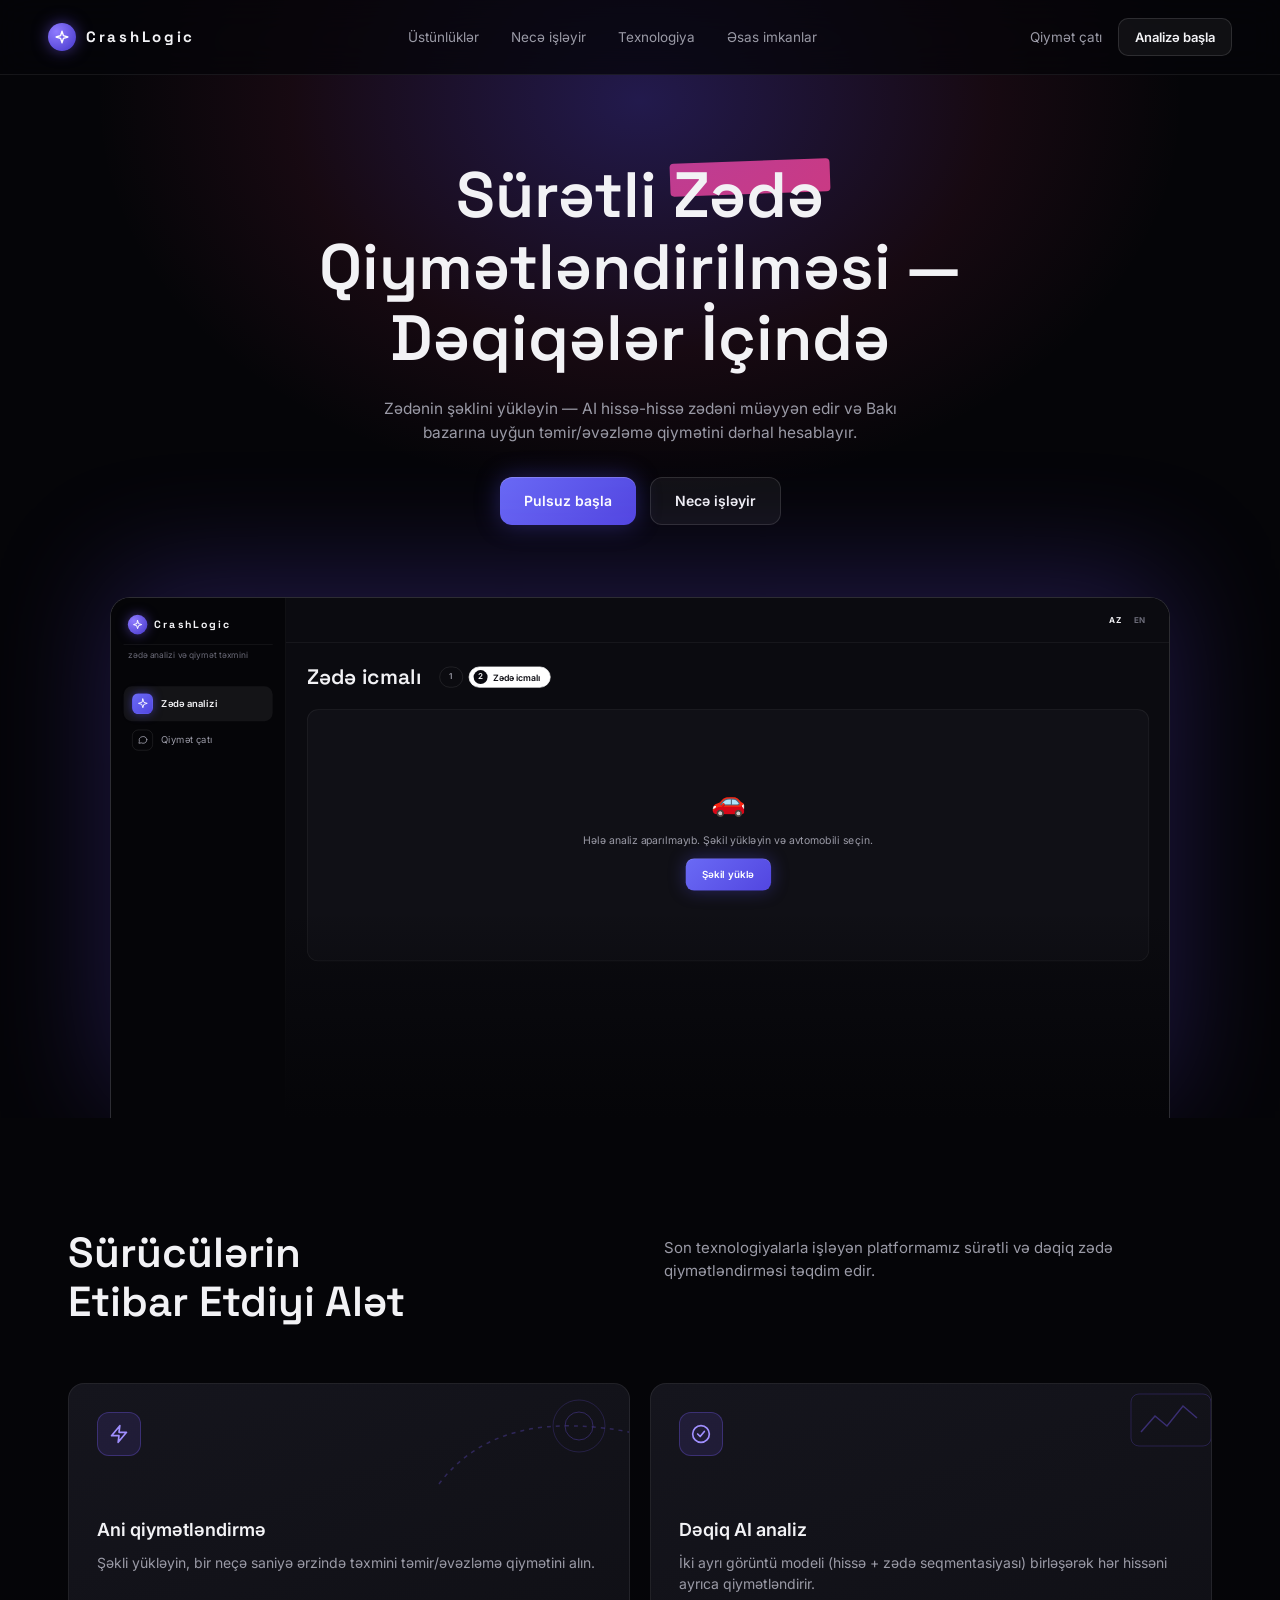
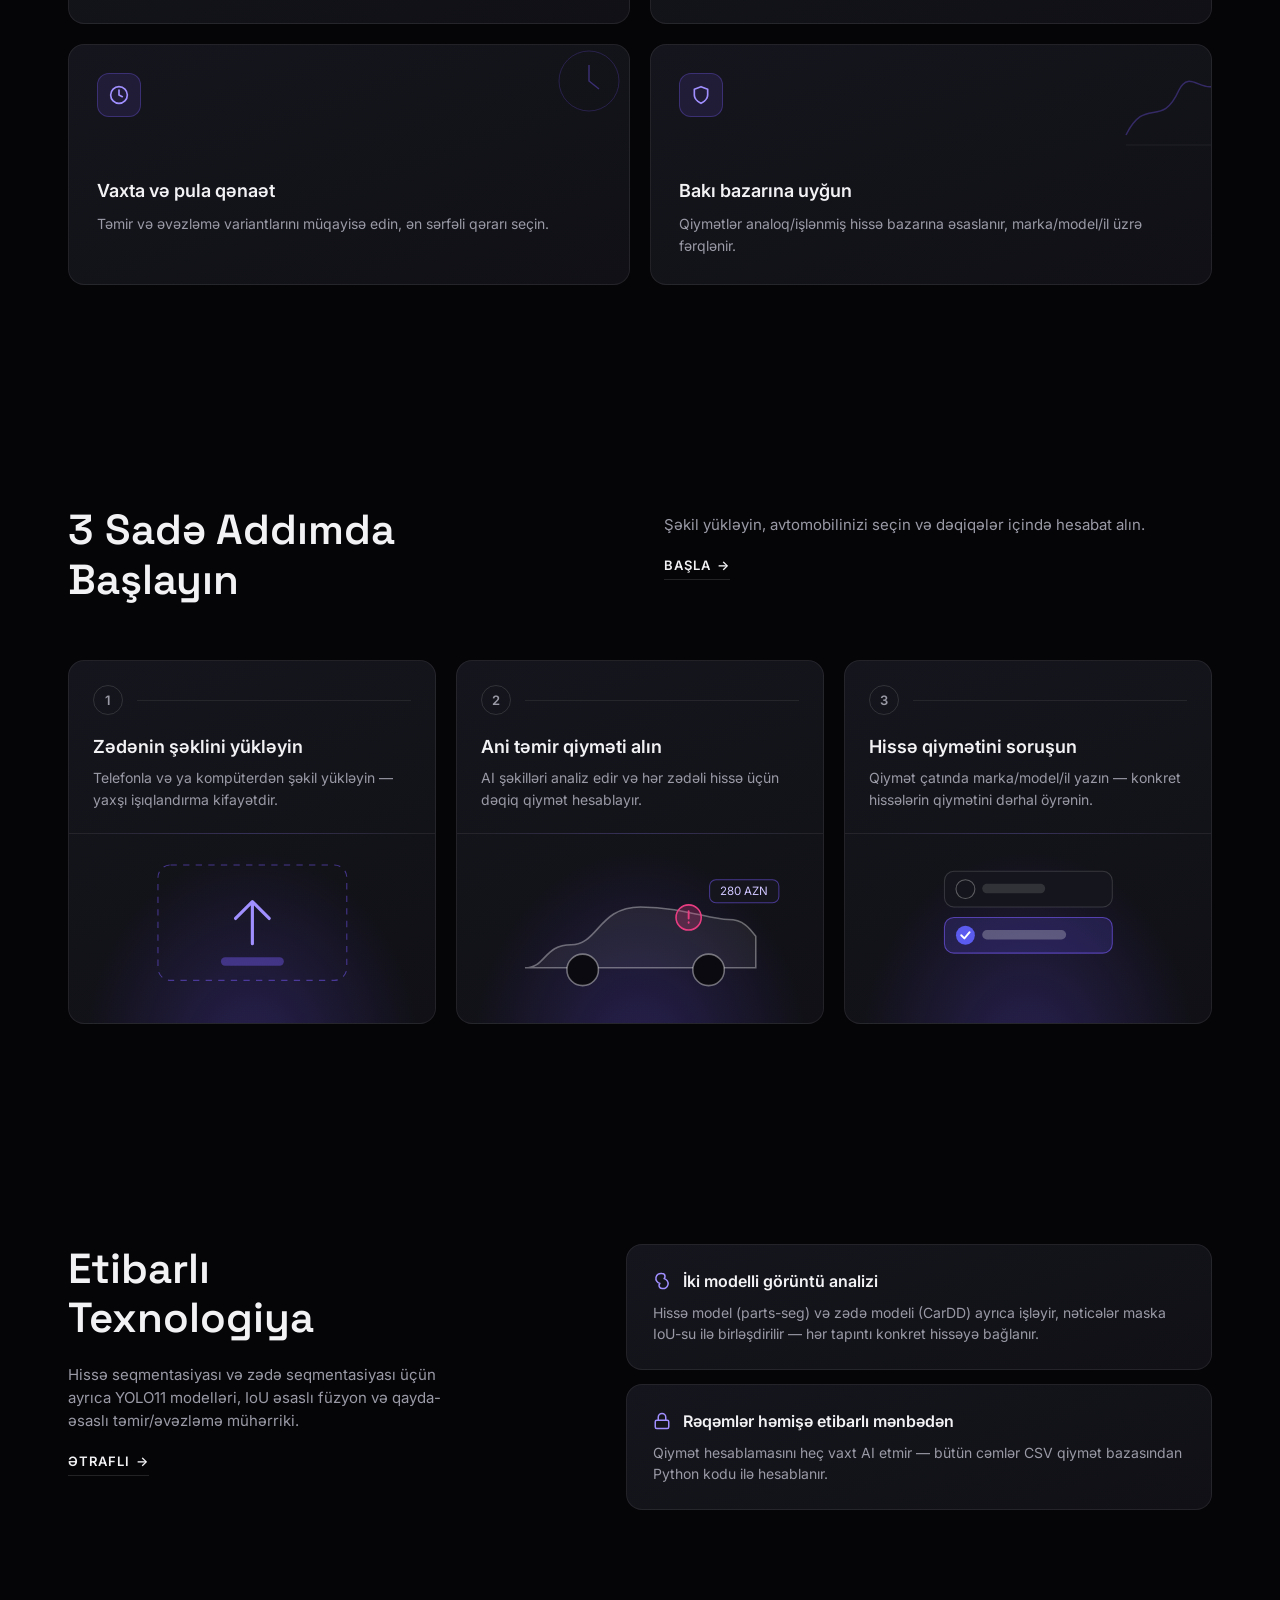
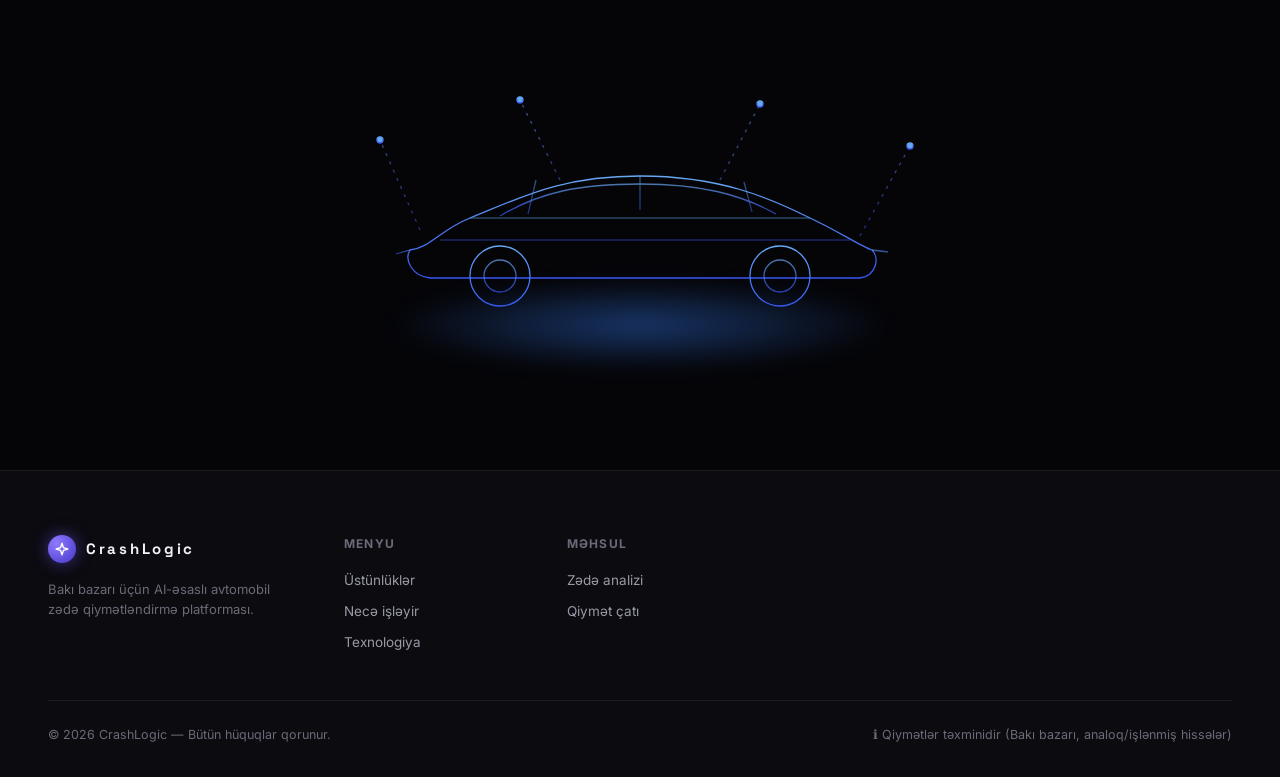
<file: webapp/static/index.html>
<!DOCTYPE html>
<html lang="az">
<head>
  <meta charset="UTF-8">
  <meta name="viewport" content="width=device-width, initial-scale=1.0">
  <title>CrashLogic — AI ilə zədə qiymətləndirilməsi</title>
  <link rel="preconnect" href="https://fonts.googleapis.com">
  <link rel="preconnect" href="https://fonts.gstatic.com" crossorigin>
  <link href="https://fonts.googleapis.com/css2?family=Inter:wght@400;500;600;700&family=Space+Grotesk:wght@500;600;700&display=swap" rel="stylesheet">
  <link rel="stylesheet" href="css/style.css">
  <link rel="icon" href="data:image/svg+xml,<svg xmlns='http://www.w3.org/2000/svg' viewBox='0 0 100 100'><circle cx='50' cy='50' r='48' fill='%236a5cff'/><text x='50' y='68' font-size='52' text-anchor='middle' fill='white' font-family='Arial'>✦</text></svg>">
</head>
<body>

  <!-- ============ NAV ============ -->
  <header class="nav">
    <a class="brand" href="index.html">
      <span class="brand-mark">
        <svg viewBox="0 0 24 24" fill="none" stroke="white" stroke-width="2.4" stroke-linecap="round" stroke-linejoin="round"><path d="M12 2l2.4 7.6L22 12l-7.6 2.4L12 22l-2.4-7.6L2 12l7.6-2.4z"/></svg>
      </span>
      CrashLogic
    </a>
    <nav class="nav-links">
      <a href="#benefits">Üstünlüklər</a>
      <a href="#how-it-works">Necə işləyir</a>
      <a href="#technologies">Texnologiya</a>
      <a href="#key-features">Əsas imkanlar</a>
    </nav>
    <div class="nav-cta">
      <a class="contact" href="chat.html">Qiymət çatı</a>
      <a class="btn btn-ghost btn-sm" href="upload.html">Analizə başla</a>
    </div>
  </header>

  <!-- ============ HERO ============ -->
  <section class="hero">
    <h1>Sürətli <span class="marker">Zədə</span><br>Qiymətləndirilməsi — Dəqiqələr İçində</h1>
    <p class="sub">Zədənin şəklini yükləyin — AI hissə-hissə zədəni müəyyən edir və Bakı bazarına uyğun təmir/əvəzləmə qiymətini dərhal hesablayır.</p>
    <div class="hero-actions">
      <a class="btn btn-primary" href="upload.html">Pulsuz başla</a>
      <a class="btn btn-ghost" href="#how-it-works">Necə işləyir</a>
    </div>
    <div class="hero-preview">
      <div class="preview-glow"></div>
      <div class="preview-frame-wrap" style="height: 520px; overflow: hidden;">
        <iframe src="dashboard.html" title="Zədə qiymətləndirmə paneli" scrolling="no"
          style="width: 143%; height: 780px; border: 0; transform: scale(0.7); transform-origin: top left; pointer-events: none;"></iframe>
      </div>
    </div>
  </section>

  <!-- ============ BENEFITS ============ -->
  <section class="section" id="benefits">
    <div class="section-head reveal">
      <h2>Sürücülərin<br>Etibar Etdiyi Alət</h2>
      <div class="head-side">
        Son texnologiyalarla işləyən platformamız sürətli və dəqiq zədə qiymətləndirməsi təqdim edir.
      </div>
    </div>
    <div class="trust-grid">
      <div class="card reveal">
        <svg class="card-art" viewBox="0 0 220 130" fill="none"><path d="M10 110 Q70 30 210 60" stroke="rgba(122,92,255,0.5)" stroke-width="1.5" stroke-dasharray="4 5"/><circle cx="150" cy="52" r="26" stroke="rgba(122,92,255,0.35)"/><circle cx="150" cy="52" r="14" stroke="rgba(122,92,255,0.55)"/></svg>
        <div class="icon-chip"><svg width="20" height="20" viewBox="0 0 24 24" fill="none" stroke="currentColor" stroke-width="2" stroke-linecap="round" stroke-linejoin="round"><path d="M13 2L3 14h9l-1 8 10-12h-9l1-8z"/></svg></div>
        <h3>Ani qiymətləndirmə</h3>
        <p>Şəkli yükləyin, bir neçə saniyə ərzində təxmini təmir/əvəzləmə qiymətini alın.</p>
      </div>
      <div class="card reveal">
        <svg class="card-art" viewBox="0 0 220 130" fill="none"><rect x="120" y="20" width="80" height="52" rx="8" stroke="rgba(122,92,255,0.4)"/><path d="M130 58 l14-16 12 10 16-20 14 12" stroke="rgba(122,92,255,0.7)" stroke-width="1.5"/></svg>
        <div class="icon-chip"><svg width="20" height="20" viewBox="0 0 24 24" fill="none" stroke="currentColor" stroke-width="2" stroke-linecap="round" stroke-linejoin="round"><circle cx="12" cy="12" r="10"/><path d="M8 12l3 3 5-6"/></svg></div>
        <h3>Dəqiq AI analiz</h3>
        <p>İki ayrı görüntü modeli (hissə + zədə seqmentasiyası) birləşərək hər hissəni ayrıca qiymətləndirir.</p>
      </div>
      <div class="card reveal">
        <svg class="card-art" viewBox="0 0 220 130" fill="none"><circle cx="160" cy="46" r="30" stroke="rgba(122,92,255,0.4)"/><path d="M160 30v16l10 8" stroke="rgba(122,92,255,0.7)" stroke-width="1.5"/></svg>
        <div class="icon-chip"><svg width="20" height="20" viewBox="0 0 24 24" fill="none" stroke="currentColor" stroke-width="2" stroke-linecap="round" stroke-linejoin="round"><circle cx="12" cy="12" r="10"/><path d="M12 6v6l4 2"/></svg></div>
        <h3>Vaxta və pula qənaət</h3>
        <p>Təmir və əvəzləmə variantlarını müqayisə edin, ən sərfəli qərarı seçin.</p>
      </div>
      <div class="card reveal">
        <svg class="card-art" viewBox="0 0 220 130" fill="none"><path d="M115 100 C135 60 150 95 168 55 C180 30 196 70 214 40" stroke="rgba(122,92,255,0.6)" stroke-width="1.5"/><path d="M115 110 h100" stroke="rgba(255,255,255,0.12)"/></svg>
        <div class="icon-chip"><svg width="20" height="20" viewBox="0 0 24 24" fill="none" stroke="currentColor" stroke-width="2" stroke-linecap="round" stroke-linejoin="round"><path d="M12 22s8-4 8-10V5l-8-3-8 3v7c0 6 8 10 8 10z"/></svg></div>
        <h3>Bakı bazarına uyğun</h3>
        <p>Qiymətlər analoq/işlənmiş hissə bazarına əsaslanır, marka/model/il üzrə fərqlənir.</p>
      </div>
    </div>
  </section>

  <!-- ============ STEPS ============ -->
  <section class="section" id="how-it-works">
    <div class="section-head reveal">
      <h2>3 Sadə Addımda<br>Başlayın</h2>
      <div class="head-side">
        Şəkil yükləyin, avtomobilinizi seçin və dəqiqələr içində hesabat alın.
        <br><a class="head-link" href="upload.html">Başla <span>→</span></a>
      </div>
    </div>
    <div class="steps-grid">
      <a class="step-card reveal" href="upload.html">
        <div class="step-num"><span class="n">1</span><span class="line"></span></div>
        <h3>Zədənin şəklini yükləyin</h3>
        <p>Telefonla və ya kompüterdən şəkil yükləyin — yaxşı işıqlandırma kifayətdir.</p>
        <div class="step-art">
          <svg viewBox="0 0 300 160" width="86%" fill="none">
            <rect x="60" y="20" width="180" height="110" rx="12" stroke="rgba(122,92,255,0.5)" stroke-dasharray="6 6"/>
            <path d="M150 95V55m0 0l-16 16m16-16l16 16" stroke="#a08fff" stroke-width="3" stroke-linecap="round" stroke-linejoin="round"/>
            <rect x="120" y="108" width="60" height="8" rx="4" fill="rgba(122,92,255,0.4)"/>
          </svg>
        </div>
      </a>
      <a class="step-card reveal" href="upload.html">
        <div class="step-num"><span class="n">2</span><span class="line"></span></div>
        <h3>Ani təmir qiyməti alın</h3>
        <p>AI şəkilləri analiz edir və hər zədəli hissə üçün dəqiq qiymət hesablayır.</p>
        <div class="step-art">
          <svg viewBox="0 0 300 160" width="86%" fill="none">
            <path d="M40 118 C60 118 58 96 84 96 S 110 60 150 60 s 66 12 84 12 c 14 0 20 8 26 16 v 30 z" fill="rgba(255,255,255,0.06)" stroke="rgba(255,255,255,0.35)" stroke-width="1.5"/>
            <circle cx="95" cy="120" r="15" fill="#0a0a10" stroke="rgba(255,255,255,0.4)" stroke-width="1.5"/>
            <circle cx="215" cy="120" r="15" fill="#0a0a10" stroke="rgba(255,255,255,0.4)" stroke-width="1.5"/>
            <circle cx="196" cy="70" r="12" fill="rgba(233,61,130,0.25)" stroke="#e93d82" stroke-width="1.5"/>
            <path d="M196 64v7m0 3.5v.5" stroke="#e93d82" stroke-width="1.8" stroke-linecap="round"/>
            <rect x="216" y="34" width="66" height="22" rx="6" fill="#15151d" stroke="rgba(122,92,255,0.5)"/>
            <text x="249" y="49" fill="#cfc6ff" font-size="11" font-family="Inter, sans-serif" text-anchor="middle">280 AZN</text>
          </svg>
        </div>
      </a>
      <a class="step-card reveal" href="chat.html">
        <div class="step-num"><span class="n">3</span><span class="line"></span></div>
        <h3>Hissə qiymətini soruşun</h3>
        <p>Qiymət çatında marka/model/il yazın — konkret hissələrin qiymətini dərhal öyrənin.</p>
        <div class="step-art">
          <svg viewBox="0 0 300 160" width="86%" fill="none">
            <rect x="70" y="26" width="160" height="34" rx="9" fill="#15151d" stroke="rgba(255,255,255,0.15)"/>
            <rect x="70" y="70" width="160" height="34" rx="9" fill="rgba(90,74,227,0.2)" stroke="rgba(122,92,255,0.6)"/>
            <circle cx="90" cy="87" r="9" fill="#5b5bf0"/>
            <path d="M86 87l3 3 5-6" stroke="#fff" stroke-width="1.8" stroke-linecap="round" stroke-linejoin="round"/>
            <rect x="106" y="82" width="80" height="9" rx="4.5" fill="rgba(255,255,255,0.25)"/>
            <circle cx="90" cy="43" r="9" stroke="rgba(255,255,255,0.3)"/>
            <rect x="106" y="38" width="60" height="9" rx="4.5" fill="rgba(255,255,255,0.12)"/>
          </svg>
        </div>
      </a>
    </div>
  </section>

  <!-- ============ TECHNOLOGY ============ -->
  <section class="section" id="technologies">
    <div class="tech-wrap">
      <div class="reveal">
        <h2 style="font-family: var(--font-display); font-size: clamp(28px,3.4vw,42px); font-weight:600; line-height:1.18;">Etibarlı<br>Texnologiya</h2>
        <p style="color: var(--text-dim); margin-top: 20px; max-width: 380px;">Hissə seqmentasiyası və zədə seqmentasiyası üçün ayrıca YOLO11 modelləri, IoU əsaslı füzyon və qayda-əsaslı təmir/əvəzləmə mühərriki.</p>
        <a class="head-link" href="#key-features">Ətraflı <span>→</span></a>
      </div>
      <div class="tech-list" id="key-features">
        <div class="tech-item reveal">
          <div class="t-head">
            <svg width="18" height="18" viewBox="0 0 24 24" fill="none" stroke="currentColor" stroke-width="2" stroke-linecap="round" stroke-linejoin="round"><path d="M12 2a4 4 0 014 4c0 1.1-.45 2.1-1.17 2.83A4 4 0 0112 22a4 4 0 01-2.83-6.83A4 4 0 0112 2z"/></svg>
            İki modelli görüntü analizi
          </div>
          <p>Hissə model (parts-seg) və zədə modeli (CarDD) ayrıca işləyir, nəticələr maska IoU-su ilə birləşdirilir — hər tapıntı konkret hissəyə bağlanır.</p>
        </div>
        <div class="tech-item reveal">
          <div class="t-head">
            <svg width="18" height="18" viewBox="0 0 24 24" fill="none" stroke="currentColor" stroke-width="2" stroke-linecap="round" stroke-linejoin="round"><rect x="3" y="11" width="18" height="11" rx="2"/><path d="M7 11V7a5 5 0 0110 0v4"/></svg>
            Rəqəmlər həmişə etibarlı mənbədən
          </div>
          <p>Qiymət hesablamasını heç vaxt AI etmir — bütün cəmlər CSV qiymət bazasından Python kodu ilə hesablanır.</p>
        </div>
      </div>
    </div>
  </section>

  <!-- ============ STATS ============ -->
  <section class="stats-section">
    <div class="stats-car reveal">
      <svg viewBox="0 0 640 260" fill="none">
        <defs>
          <linearGradient id="wire" x1="0" y1="0" x2="0" y2="1">
            <stop offset="0" stop-color="#6db1ff"/><stop offset="1" stop-color="#3a5bff"/>
          </linearGradient>
        </defs>
        <g stroke="url(#wire)" stroke-width="1.3" opacity="0.95">
          <path d="M90 170 C110 168 120 150 150 138 C200 118 240 96 320 96 C400 96 450 118 490 138 C520 152 540 166 552 170 C560 178 556 196 540 198 L110 198 C92 196 84 180 90 170 Z"/>
          <path d="M180 136 C220 112 260 104 320 104 C380 104 420 114 456 134" opacity="0.7"/>
          <path d="M208 134 L216 100 M320 96 L320 130 M432 132 L424 102" opacity="0.5"/>
          <path d="M150 138 h340 M120 160 h410" opacity="0.4"/>
          <circle cx="180" cy="196" r="30"/><circle cx="180" cy="196" r="16" opacity="0.7"/>
          <circle cx="460" cy="196" r="30"/><circle cx="460" cy="196" r="16" opacity="0.7"/>
          <path d="M90 170 l-14 4 M552 170 l16 2" opacity="0.6"/>
          <path d="M100 150 L60 60 M240 100 L200 20 M400 100 L440 24 M540 156 L590 66" stroke-dasharray="3 6" opacity="0.5"/>
          <circle cx="60" cy="60" r="3" fill="#6db1ff"/><circle cx="200" cy="20" r="3" fill="#6db1ff"/><circle cx="440" cy="24" r="3" fill="#6db1ff"/><circle cx="590" cy="66" r="3" fill="#6db1ff"/>
        </g>
      </svg>
    </div>
  </section>

  <!-- ============ FOOTER ============ -->
  <footer class="footer" id="footer">
    <div class="footer-grid">
      <div>
        <a class="brand" href="index.html">
          <span class="brand-mark">
            <svg viewBox="0 0 24 24" fill="none" stroke="white" stroke-width="2.4" stroke-linecap="round" stroke-linejoin="round"><path d="M12 2l2.4 7.6L22 12l-7.6 2.4L12 22l-2.4-7.6L2 12l7.6-2.4z"/></svg>
          </span>
          CrashLogic
        </a>
        <p class="f-about">Bakı bazarı üçün AI-əsaslı avtomobil zədə qiymətləndirmə platforması.</p>
      </div>
      <div>
        <h5>Menyu</h5>
        <ul>
          <li><a href="#benefits">Üstünlüklər</a></li>
          <li><a href="#how-it-works">Necə işləyir</a></li>
          <li><a href="#technologies">Texnologiya</a></li>
        </ul>
      </div>
      <div>
        <h5>Məhsul</h5>
        <ul>
          <li><a href="upload.html">Zədə analizi</a></li>
          <li><a href="chat.html">Qiymət çatı</a></li>
        </ul>
      </div>
    </div>
    <div class="footer-bottom">
      <span>© 2026 CrashLogic — Bütün hüquqlar qorunur.</span>
      <span>ℹ️ Qiymətlər təxminidir (Bakı bazarı, analoq/işlənmiş hissələr)</span>
    </div>
  </footer>

  <script src="js/main.js"></script>
</body>
</html>
</file>
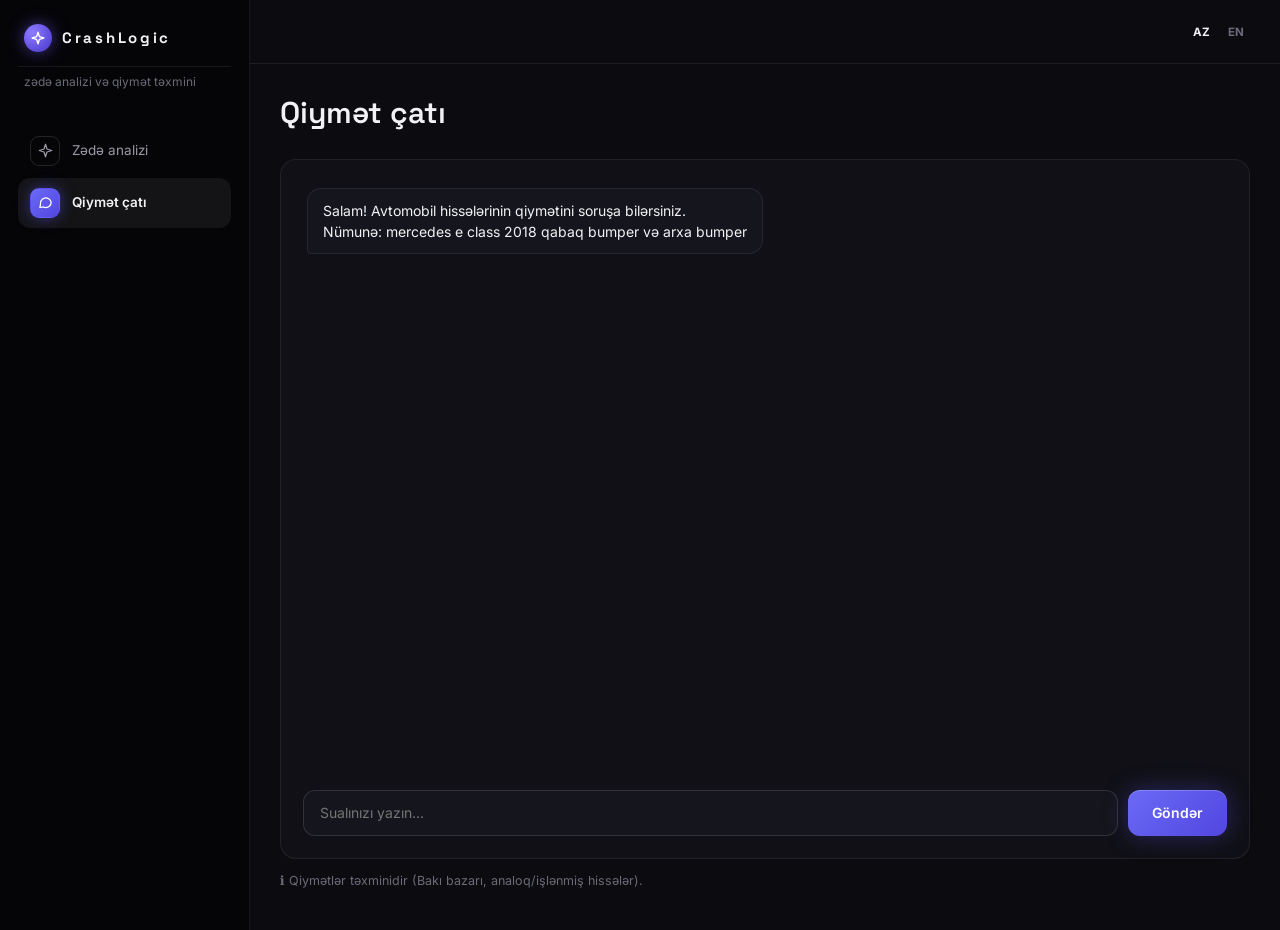
<file: webapp/static/chat.html>
<!DOCTYPE html>
<html lang="az">
<head>
  <meta charset="UTF-8">
  <meta name="viewport" content="width=device-width, initial-scale=1.0">
  <title>Qiymət çatı — CrashLogic</title>
  <link rel="preconnect" href="https://fonts.googleapis.com">
  <link rel="preconnect" href="https://fonts.gstatic.com" crossorigin>
  <link href="https://fonts.googleapis.com/css2?family=Inter:wght@400;500;600;700&family=Space+Grotesk:wght@500;600;700&display=swap" rel="stylesheet">
  <link rel="stylesheet" href="css/style.css">
  <link rel="icon" href="data:image/svg+xml,<svg xmlns='http://www.w3.org/2000/svg' viewBox='0 0 100 100'><circle cx='50' cy='50' r='48' fill='%236a5cff'/><text x='50' y='68' font-size='52' text-anchor='middle' fill='white' font-family='Arial'>✦</text></svg>">
</head>
<body>
<div class="app-frame">

  <!-- ============ SIDEBAR ============ -->
  <aside class="app-side">
    <a class="side-brand brand" href="index.html">
      <span class="brand-mark">
        <svg viewBox="0 0 24 24" fill="none" stroke="white" stroke-width="2.4" stroke-linecap="round" stroke-linejoin="round"><path d="M12 2l2.4 7.6L22 12l-7.6 2.4L12 22l-2.4-7.6L2 12l7.6-2.4z"/></svg>
      </span>
      CrashLogic
    </a>
    <div class="side-tagline" data-i18n="tagline"></div>

    <nav class="side-nav">
      <a href="upload.html">
        <span class="nav-ic"><svg width="15" height="15" viewBox="0 0 24 24" fill="none" stroke="currentColor" stroke-width="2" stroke-linecap="round" stroke-linejoin="round"><path d="M12 2l2.4 7.6L22 12l-7.6 2.4L12 22l-2.4-7.6L2 12l7.6-2.4z"/></svg></span>
        <span data-i18n="nav_analyze"></span>
      </a>
      <a href="chat.html" class="active">
        <span class="nav-ic"><svg width="15" height="15" viewBox="0 0 24 24" fill="none" stroke="currentColor" stroke-width="2" stroke-linecap="round" stroke-linejoin="round"><path d="M21 11.5a8.5 8.5 0 01-8.5 8.5 8.4 8.4 0 01-3.9-.9L3 20l1-4.5A8.5 8.5 0 1121 11.5z"/></svg></span>
        <span data-i18n="nav_chat"></span>
      </a>
    </nav>
  </aside>

  <!-- ============ TOPBAR ============ -->
  <header class="app-top">
    <nav class="top-links"></nav>
    <div class="top-tools">
      <div class="lang-toggle" role="group" aria-label="Language">
        <button class="active" data-lang="az">AZ</button>
        <button data-lang="en">EN</button>
      </div>
    </div>
  </header>

  <!-- ============ MAIN ============ -->
  <main class="app-main">
    <div class="main-head">
      <h1 data-i18n="page_title3"></h1>
    </div>

    <div class="panel chat-shell">
      <div id="chat-log" class="chat-log">
        <div class="msg agent" data-i18n="chat_welcome"></div>
      </div>
      <form id="chat-form" class="chat-form">
        <input id="chat-text" type="text" autocomplete="off" data-i18n-ph="chat_placeholder">
        <button type="submit" class="btn btn-primary" data-i18n="send"></button>
      </form>
    </div>
    <p class="disclaimer" style="color:var(--text-faint); font-size:12.5px; margin-top:12px;" data-i18n="disclaimer"></p>
  </main>
</div>

<script src="js/app.js"></script>
</body>
</html>
</file>
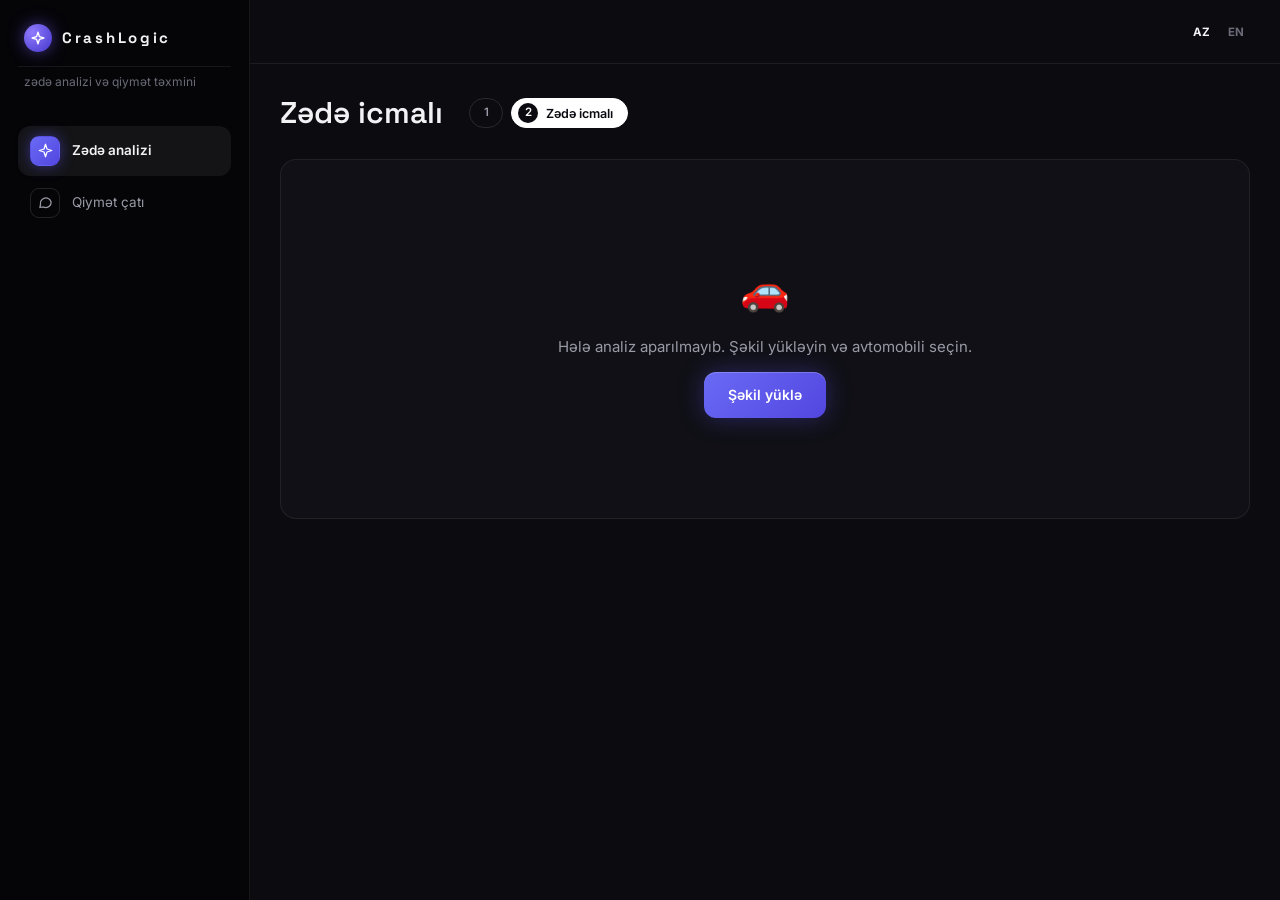
<file: webapp/static/dashboard.html>
<!DOCTYPE html>
<html lang="az">
<head>
  <meta charset="UTF-8">
  <meta name="viewport" content="width=device-width, initial-scale=1.0">
  <title>Zədə icmalı — CrashLogic</title>
  <link rel="preconnect" href="https://fonts.googleapis.com">
  <link rel="preconnect" href="https://fonts.gstatic.com" crossorigin>
  <link href="https://fonts.googleapis.com/css2?family=Inter:wght@400;500;600;700&family=Space+Grotesk:wght@500;600;700&display=swap" rel="stylesheet">
  <link rel="stylesheet" href="css/style.css">
  <link rel="icon" href="data:image/svg+xml,<svg xmlns='http://www.w3.org/2000/svg' viewBox='0 0 100 100'><circle cx='50' cy='50' r='48' fill='%236a5cff'/><text x='50' y='68' font-size='52' text-anchor='middle' fill='white' font-family='Arial'>✦</text></svg>">
</head>
<body>
<div class="app-frame">

  <!-- ============ SIDEBAR ============ -->
  <aside class="app-side">
    <a class="side-brand brand" href="index.html">
      <span class="brand-mark">
        <svg viewBox="0 0 24 24" fill="none" stroke="white" stroke-width="2.4" stroke-linecap="round" stroke-linejoin="round"><path d="M12 2l2.4 7.6L22 12l-7.6 2.4L12 22l-2.4-7.6L2 12l7.6-2.4z"/></svg>
      </span>
      CrashLogic
    </a>
    <div class="side-tagline" data-i18n="tagline"></div>

    <nav class="side-nav">
      <a href="upload.html" class="active">
        <span class="nav-ic"><svg width="15" height="15" viewBox="0 0 24 24" fill="none" stroke="currentColor" stroke-width="2" stroke-linecap="round" stroke-linejoin="round"><path d="M12 2l2.4 7.6L22 12l-7.6 2.4L12 22l-2.4-7.6L2 12l7.6-2.4z"/></svg></span>
        <span data-i18n="nav_analyze"></span>
      </a>
      <a href="chat.html">
        <span class="nav-ic"><svg width="15" height="15" viewBox="0 0 24 24" fill="none" stroke="currentColor" stroke-width="2" stroke-linecap="round" stroke-linejoin="round"><path d="M21 11.5a8.5 8.5 0 01-8.5 8.5 8.4 8.4 0 01-3.9-.9L3 20l1-4.5A8.5 8.5 0 1121 11.5z"/></svg></span>
        <span data-i18n="nav_chat"></span>
      </a>
    </nav>
  </aside>

  <!-- ============ TOPBAR ============ -->
  <header class="app-top">
    <nav class="top-links"></nav>
    <div class="top-tools">
      <div class="lang-toggle" role="group" aria-label="Language">
        <button class="active" data-lang="az">AZ</button>
        <button data-lang="en">EN</button>
      </div>
    </div>
  </header>

  <!-- ============ MAIN ============ -->
  <main class="app-main">
    <div class="main-head">
      <h1 data-i18n="page_title2"></h1>
      <div class="step-pills">
        <a class="pill" href="upload.html"><span class="p-num">1</span></a>
        <span class="pill active"><span class="p-num">2</span> <span data-i18n="step2"></span></span>
      </div>
    </div>

    <!-- Empty state: no report in this browser session yet -->
    <div id="empty-state" class="panel empty-state">
      <span class="empty-icon">🚗</span>
      <p data-i18n="results_empty"></p>
      <a class="btn btn-primary" href="upload.html" data-i18n="go_upload"></a>
    </div>

    <!-- Populated once a report is loaded from sessionStorage -->
    <div class="dash-grid" id="report" hidden>
      <!-- LEFT: damage information -->
      <section class="panel">
        <h2 data-i18n="damage_info"></h2>
        <div class="info-tiles" id="info-tiles"></div>

        <div class="dash-body">
          <nav class="parts-nav" id="parts-nav"></nav>

          <div class="viewer">
            <div>
              <h2 data-i18n="photos_title" style="margin-bottom: 14px;"></h2>
              <div class="gallery" id="gallery"></div>
            </div>
            <div>
              <h2 data-i18n="findings_title" style="margin-bottom: 14px;"></h2>
              <div id="findings-list"></div>
              <p class="orphan-strip" id="orphans" hidden></p>
              <p class="empty-note" id="no-damage" hidden data-i18n="no_damage"></p>
            </div>
          </div>
        </div>
      </section>

      <!-- RIGHT: general information -->
      <aside class="panel gen-info">
        <div class="gen-head">
          <h2 id="vehicle-title" style="margin-bottom: 0;"></h2>
        </div>
        <div class="gen-sub" id="vehicle-sub"></div>

        <div>
          <div class="sub-head"><span data-i18n="uploaded_photos"></span> (<span id="photo-count">0</span>)</div>
          <div class="photo-grid" id="photo-grid"></div>
        </div>

        <a class="btn btn-primary btn-block checkout-btn" href="upload.html" data-i18n="new_analysis"></a>
      </aside>
    </div>
  </main>
</div>

<script src="js/app.js"></script>
</body>
</html>
</file>
<file: webapp/static/css/style.css>
/* ============================================
   CrashLogic — Shared styles (landing + app)
   ============================================ */

:root {
  --bg: #050508;
  --bg-soft: #0b0b10;
  --panel: #101016;
  --panel-2: #15151d;
  --panel-3: #1b1b25;
  --stroke: rgba(255, 255, 255, 0.07);
  --stroke-2: rgba(255, 255, 255, 0.12);
  --text: #f2f2f5;
  --text-dim: #9a9aa6;
  --text-faint: #6b6b78;
  --accent: #5b5bf0;
  --accent-2: #7a5cff;
  --accent-glow: rgba(122, 92, 255, 0.35);
  --pink: #e93d82;
  --green: #3ddc97;
  --red: #ff4d4d;
  --radius: 16px;
  --radius-sm: 10px;
  --font: "Inter", "Segoe UI", system-ui, -apple-system, sans-serif;
  --font-display: "Space Grotesk", "Inter", "Segoe UI", sans-serif;
}

* { margin: 0; padding: 0; box-sizing: border-box; }
[hidden] { display: none !important; }

html { scroll-behavior: smooth; }

body {
  background: var(--bg);
  color: var(--text);
  font-family: var(--font);
  font-size: 15px;
  line-height: 1.55;
  -webkit-font-smoothing: antialiased;
}

img, svg { display: block; max-width: 100%; }
a { color: inherit; text-decoration: none; }
button { font-family: inherit; cursor: pointer; border: none; background: none; color: inherit; }
ul { list-style: none; }

::selection { background: var(--accent-2); color: #fff; }

/* ---------- Buttons ---------- */
.btn {
  display: inline-flex;
  align-items: center;
  justify-content: center;
  gap: 8px;
  padding: 12px 24px;
  border-radius: 12px;
  font-size: 14px;
  font-weight: 600;
  transition: all 0.2s ease;
  white-space: nowrap;
}
.btn-primary {
  background: linear-gradient(135deg, #6a6af5 0%, #5246e0 100%);
  color: #fff;
  box-shadow: 0 0 24px rgba(92, 82, 240, 0.35), inset 0 1px 0 rgba(255,255,255,0.2);
}
.btn-primary:hover { box-shadow: 0 0 36px rgba(92, 82, 240, 0.6); transform: translateY(-1px); }
.btn-ghost {
  background: rgba(255, 255, 255, 0.05);
  border: 1px solid var(--stroke-2);
  color: var(--text);
}
.btn-ghost:hover { background: rgba(255, 255, 255, 0.1); }
.btn-sm { padding: 8px 16px; font-size: 13px; border-radius: 10px; }
.btn-block { width: 100%; }

/* ---------- Landing nav ---------- */
.nav {
  position: fixed;
  top: 0; left: 0; right: 0;
  z-index: 100;
  display: flex;
  align-items: center;
  justify-content: space-between;
  padding: 18px 48px;
  background: rgba(5, 5, 8, 0.75);
  backdrop-filter: blur(16px);
  border-bottom: 1px solid var(--stroke);
}
.brand {
  display: flex;
  align-items: center;
  gap: 10px;
  font-family: var(--font-display);
  font-weight: 700;
  font-size: 15px;
  letter-spacing: 0.18em;
}
.brand-mark {
  width: 28px; height: 28px;
  border-radius: 50%;
  background: radial-gradient(circle at 30% 30%, #8f7bff, #4436c9);
  display: grid;
  place-items: center;
  box-shadow: 0 0 16px rgba(122, 92, 255, 0.5);
}
.brand-mark svg { width: 14px; height: 14px; }
.nav-links { display: flex; gap: 32px; font-size: 13.5px; color: var(--text-dim); }
.nav-links a:hover { color: var(--text); }
.nav-cta { display: flex; align-items: center; gap: 16px; }
.nav-cta .contact { font-size: 13.5px; color: var(--text-dim); }
.nav-cta .contact:hover { color: var(--text); }

/* ---------- Hero ---------- */
.hero {
  position: relative;
  padding: 160px 24px 0;
  text-align: center;
  overflow: hidden;
}
.hero::before {
  content: "";
  position: absolute;
  top: -300px; left: 50%;
  transform: translateX(-50%);
  width: 1100px; height: 800px;
  background: radial-gradient(ellipse at center, rgba(110, 80, 255, 0.28) 0%, rgba(233, 61, 130, 0.08) 45%, transparent 70%);
  pointer-events: none;
}
.hero h1 {
  position: relative;
  font-family: var(--font-display);
  font-size: clamp(36px, 5.4vw, 64px);
  font-weight: 600;
  line-height: 1.12;
  max-width: 820px;
  margin: 0 auto 22px;
}
.hero h1 .marker {
  position: relative;
  white-space: nowrap;
}
.hero h1 .marker::after {
  content: "";
  position: absolute;
  left: -2%; right: -4%;
  top: 8%;
  height: 40%;
  background: var(--pink);
  border-radius: 4px;
  transform: rotate(-2deg);
  z-index: -1;
  opacity: 0.9;
}
.hero p.sub {
  position: relative;
  color: var(--text-dim);
  max-width: 560px;
  margin: 0 auto 32px;
  font-size: 15.5px;
}
.hero-actions {
  position: relative;
  display: flex;
  gap: 14px;
  justify-content: center;
  margin-bottom: 72px;
}

/* Hero dashboard preview */
.hero-preview {
  position: relative;
  max-width: 1060px;
  margin: 0 auto;
  border-radius: 20px 20px 0 0;
  border: 1px solid var(--stroke-2);
  border-bottom: none;
  background: var(--panel);
  box-shadow: 0 -20px 120px rgba(110, 80, 255, 0.25);
  overflow: hidden;
}
.hero-preview .preview-glow {
  position: absolute;
  inset: 0;
  background: linear-gradient(to top, rgba(5,5,8,1) 0%, transparent 40%);
  pointer-events: none;
  z-index: 2;
}

/* ---------- Sections ---------- */
.section { padding: 110px 48px; max-width: 1240px; margin: 0 auto; }
.section-head { display: grid; grid-template-columns: 1fr 1fr; gap: 48px; margin-bottom: 56px; align-items: start; }
.section-head h2 {
  font-family: var(--font-display);
  font-size: clamp(28px, 3.4vw, 42px);
  font-weight: 600;
  line-height: 1.18;
}
.section-head .head-side { color: var(--text-dim); font-size: 15px; padding-top: 8px; }
.head-link {
  display: inline-flex;
  align-items: center;
  gap: 6px;
  margin-top: 18px;
  color: var(--text);
  font-size: 13px;
  font-weight: 600;
  letter-spacing: 0.08em;
  text-transform: uppercase;
  border-bottom: 1px solid var(--stroke-2);
  padding-bottom: 4px;
}
.head-link:hover { border-color: var(--text); }

/* ---------- Trust cards ---------- */
.trust-grid {
  display: grid;
  grid-template-columns: repeat(2, 1fr);
  gap: 20px;
}
.card {
  background: linear-gradient(160deg, var(--panel-2), var(--panel));
  border: 1px solid var(--stroke);
  border-radius: var(--radius);
  padding: 28px;
  position: relative;
  overflow: hidden;
  transition: border-color 0.25s, transform 0.25s;
}
.card:hover { border-color: rgba(122, 92, 255, 0.35); transform: translateY(-3px); }
.card .icon-chip {
  width: 44px; height: 44px;
  border-radius: 12px;
  background: rgba(122, 92, 255, 0.12);
  border: 1px solid rgba(122, 92, 255, 0.3);
  display: grid;
  place-items: center;
  margin-bottom: 60px;
  color: #a08fff;
}
.card h3 { font-size: 18px; font-weight: 600; margin-bottom: 8px; }
.card p { color: var(--text-dim); font-size: 14px; }
.card .card-art {
  position: absolute;
  right: -20px; top: -10px;
  width: 220px;
  opacity: 0.55;
  pointer-events: none;
}

/* ---------- Logo strip ---------- */
.logos {
  border-top: 1px solid var(--stroke);
  border-bottom: 1px solid var(--stroke);
  padding: 36px 0;
  overflow: hidden;
}
.logos-track {
  display: flex;
  gap: 90px;
  align-items: center;
  width: max-content;
  animation: marquee 30s linear infinite;
}
@keyframes marquee { to { transform: translateX(-50%); } }
.logo-item {
  font-family: var(--font-display);
  font-size: 22px;
  font-weight: 700;
  color: rgba(255, 255, 255, 0.35);
  letter-spacing: 0.06em;
  white-space: nowrap;
  transition: color 0.2s;
}
.logo-item:hover { color: rgba(255,255,255,0.7); }

/* ---------- Steps ---------- */
.steps-grid { display: grid; grid-template-columns: repeat(3, 1fr); gap: 20px; }
.step-card {
  background: linear-gradient(160deg, var(--panel-2), var(--panel));
  border: 1px solid var(--stroke);
  border-radius: var(--radius);
  overflow: hidden;
  display: flex;
  flex-direction: column;
  transition: border-color 0.25s, transform 0.25s;
}
.step-card:hover { border-color: rgba(122, 92, 255, 0.35); transform: translateY(-3px); }
.step-num {
  display: flex;
  align-items: center;
  gap: 14px;
  padding: 24px 24px 0;
}
.step-num .n {
  width: 30px; height: 30px;
  border-radius: 50%;
  border: 1px solid var(--stroke-2);
  display: grid;
  place-items: center;
  font-size: 13px;
  font-weight: 600;
  color: var(--text-dim);
}
.step-num .line { flex: 1; height: 1px; background: var(--stroke); }
.step-card h3 { font-size: 18px; font-weight: 600; padding: 18px 24px 6px; }
.step-card p { color: var(--text-dim); font-size: 14px; padding: 0 24px 22px; }
.step-art {
  margin-top: auto;
  height: 190px;
  background: radial-gradient(ellipse at 50% 120%, rgba(110, 80, 255, 0.25), transparent 65%);
  display: grid;
  place-items: center;
  border-top: 1px solid var(--stroke);
  overflow: hidden;
}

/* ---------- Technology ---------- */
.tech-wrap { display: grid; grid-template-columns: 1fr 1.15fr; gap: 48px; align-items: start; }
.tech-list { display: flex; flex-direction: column; gap: 14px; }
.tech-item {
  background: linear-gradient(160deg, var(--panel-2), var(--panel));
  border: 1px solid var(--stroke);
  border-radius: var(--radius);
  padding: 24px 26px;
}
.tech-item .t-head { display: flex; align-items: center; gap: 12px; margin-bottom: 8px; font-weight: 600; font-size: 16px; }
.tech-item .t-head svg { color: #a08fff; }
.tech-item p { color: var(--text-dim); font-size: 14px; }
.partner-row { display: flex; flex-wrap: wrap; gap: 10px; margin-top: 14px; }
.partner-pill {
  display: inline-flex;
  align-items: center;
  gap: 8px;
  padding: 8px 16px;
  border-radius: 999px;
  border: 1px solid var(--stroke-2);
  background: rgba(255,255,255,0.03);
  font-size: 13px;
  font-weight: 600;
  color: var(--text-dim);
}

/* ---------- Testimonials ---------- */
.quotes-grid { display: grid; grid-template-columns: repeat(2, 1fr); gap: 20px; }
.quote-card {
  background: linear-gradient(160deg, var(--panel-2), var(--panel));
  border: 1px solid var(--stroke);
  border-radius: var(--radius);
  padding: 30px;
  display: flex;
  flex-direction: column;
  gap: 16px;
}
.quote-top { display: flex; justify-content: space-between; align-items: center; }
.quote-mark { font-family: Georgia, serif; font-size: 42px; line-height: 0.5; color: #a08fff; padding-top: 14px; }
.stars { display: flex; align-items: center; gap: 6px; color: #ffc94d; font-size: 13px; letter-spacing: 2px; }
.stars .score { color: var(--text-dim); font-size: 12.5px; letter-spacing: 0; margin-left: 4px; }
.quote-card h4 { font-size: 17px; font-weight: 600; }
.quote-card blockquote { color: var(--text-dim); font-size: 14px; }
.quote-author { display: flex; align-items: center; gap: 12px; margin-top: auto; padding-top: 8px; }
.avatar {
  width: 40px; height: 40px;
  border-radius: 50%;
  background: linear-gradient(135deg, #444, #222);
  border: 1px solid var(--stroke-2);
  display: grid;
  place-items: center;
  font-weight: 700;
  font-size: 14px;
  color: #cfcfe0;
  flex-shrink: 0;
}
.quote-author .a-name { font-size: 14px; font-weight: 600; }
.quote-author .a-role { font-size: 12.5px; color: var(--text-faint); }

/* ---------- Stats ---------- */
.stats-section {
  position: relative;
  text-align: center;
  padding: 60px 48px 100px;
  overflow: hidden;
}
.stats-car { max-width: 640px; margin: 0 auto 30px; position: relative; }
.stats-car::after {
  content: "";
  position: absolute;
  inset: auto 10% -30px;
  height: 90px;
  background: radial-gradient(ellipse at center, rgba(56, 130, 255, 0.4), transparent 70%);
  filter: blur(10px);
}
.stats-grid {
  display: grid;
  grid-template-columns: repeat(3, 1fr);
  gap: 20px;
  max-width: 980px;
  margin: 40px auto 0;
}
.stat h3 {
  font-family: var(--font-display);
  font-size: clamp(30px, 3.6vw, 46px);
  font-weight: 600;
  background: linear-gradient(180deg, #fff, #9f9fce);
  -webkit-background-clip: text;
  background-clip: text;
  -webkit-text-fill-color: transparent;
}
.stat p { color: var(--text-dim); font-size: 14px; margin-top: 6px; }

/* ---------- Pricing ---------- */
.pricing-head { text-align: center; margin-bottom: 48px; }
.pricing-head h2 { font-family: var(--font-display); font-size: clamp(28px, 3.4vw, 42px); font-weight: 600; }
.pricing-grid { display: grid; grid-template-columns: repeat(3, 1fr); gap: 20px; align-items: stretch; }
.price-card {
  background: linear-gradient(160deg, var(--panel-2), var(--panel));
  border: 1px solid var(--stroke);
  border-radius: var(--radius);
  padding: 30px;
  display: flex;
  flex-direction: column;
  gap: 20px;
}
.price-card.featured {
  border-color: rgba(122, 92, 255, 0.5);
  background: linear-gradient(160deg, rgba(90, 74, 227, 0.16), var(--panel));
  box-shadow: 0 0 60px rgba(92, 82, 240, 0.18);
}
.price-card .plan-name { font-size: 16px; font-weight: 600; display: flex; justify-content: space-between; align-items: center; }
.plan-badge {
  font-size: 11px;
  font-weight: 700;
  text-transform: uppercase;
  letter-spacing: 0.08em;
  padding: 4px 10px;
  border-radius: 999px;
  background: rgba(122, 92, 255, 0.2);
  color: #b5a6ff;
  border: 1px solid rgba(122, 92, 255, 0.4);
}
.price-card .plan-desc { color: var(--text-dim); font-size: 13.5px; min-height: 40px; }
.price-card .price { font-family: var(--font-display); font-size: 38px; font-weight: 600; }
.price-card .price span { font-size: 15px; color: var(--text-dim); font-weight: 400; font-family: var(--font); }
.price-feats { display: flex; flex-direction: column; gap: 11px; font-size: 14px; color: var(--text-dim); flex: 1; }
.price-feats li { display: flex; gap: 10px; align-items: flex-start; }
.price-feats li::before {
  content: "";
  width: 16px; height: 16px;
  flex-shrink: 0;
  margin-top: 2px;
  border-radius: 50%;
  background: rgba(122, 92, 255, 0.15) url("data:image/svg+xml,%3Csvg xmlns='http://www.w3.org/2000/svg' viewBox='0 0 24 24' fill='none' stroke='%23a08fff' stroke-width='3' stroke-linecap='round' stroke-linejoin='round'%3E%3Cpath d='M20 6L9 17l-5-5'/%3E%3C/svg%3E") center/9px no-repeat;
}

/* ---------- Footer ---------- */
.footer {
  border-top: 1px solid var(--stroke);
  padding: 64px 48px 32px;
  background: var(--bg-soft);
}
.footer-grid {
  max-width: 1240px;
  margin: 0 auto;
  display: grid;
  grid-template-columns: 1.4fr 1fr 1fr 1fr 1.2fr;
  gap: 40px;
}
.footer .brand { margin-bottom: 16px; }
.footer .f-about { color: var(--text-faint); font-size: 13px; max-width: 260px; }
.footer h5 { font-size: 12px; text-transform: uppercase; letter-spacing: 0.1em; color: var(--text-faint); margin-bottom: 16px; }
.footer ul { display: flex; flex-direction: column; gap: 10px; font-size: 13.5px; color: var(--text-dim); }
.footer ul a:hover { color: var(--text); }
.footer-bottom {
  max-width: 1240px;
  margin: 48px auto 0;
  padding-top: 24px;
  border-top: 1px solid var(--stroke);
  display: flex;
  justify-content: space-between;
  color: var(--text-faint);
  font-size: 12.5px;
}

/* ============================================
   APP (dashboard / upload)
   ============================================ */
.app-frame {
  min-height: 100vh;
  display: grid;
  grid-template-columns: 250px 1fr;
  grid-template-rows: 64px 1fr;
  grid-template-areas: "side top" "side main";
  background: var(--bg-soft);
}

/* Topbar */
.app-top {
  grid-area: top;
  display: flex;
  align-items: center;
  justify-content: space-between;
  padding: 0 28px;
  border-bottom: 1px solid var(--stroke);
}
.app-top .top-links { display: flex; gap: 26px; font-size: 13px; color: var(--text-dim); }
.app-top .top-links a:hover { color: var(--text); }
.app-top .top-tools { display: flex; align-items: center; gap: 10px; }
.tool-chip {
  display: inline-flex;
  align-items: center;
  gap: 7px;
  height: 34px;
  padding: 0 12px;
  border-radius: 999px;
  border: 1px solid var(--stroke-2);
  background: rgba(255,255,255,0.03);
  font-size: 12.5px;
  font-weight: 600;
  color: var(--text-dim);
  position: relative;
}
.tool-chip:hover { color: var(--text); border-color: rgba(255,255,255,0.25); }
.tool-chip .dot {
  position: absolute;
  top: 5px; right: 7px;
  width: 7px; height: 7px;
  border-radius: 50%;
  background: var(--red);
  border: 2px solid var(--bg-soft);
}

/* Sidebar */
.app-side {
  grid-area: side;
  border-right: 1px solid var(--stroke);
  padding: 20px 18px;
  display: flex;
  flex-direction: column;
  gap: 20px;
  background: var(--bg);
}
.side-brand { display: flex; align-items: center; gap: 10px; padding: 4px 6px 14px; border-bottom: 1px solid var(--stroke); }
.side-user { display: flex; flex-direction: column; gap: 4px; padding: 4px 6px; }
.side-user .avatar { width: 54px; height: 54px; margin-bottom: 10px; font-size: 18px; }
.side-user .u-name { font-weight: 600; font-size: 14.5px; }
.side-user .u-addr { font-size: 12px; color: var(--text-faint); line-height: 1.5; }
.side-user .u-balance { font-size: 12.5px; color: var(--text-dim); margin-top: 8px; }
.side-user .u-balance b { color: var(--text); }

.side-nav { display: flex; flex-direction: column; gap: 2px; }
.side-nav a {
  display: flex;
  align-items: center;
  gap: 12px;
  padding: 10px 12px;
  border-radius: 12px;
  font-size: 13.5px;
  color: var(--text-dim);
  transition: background 0.15s, color 0.15s;
  position: relative;
}
.side-nav a:hover { background: rgba(255,255,255,0.04); color: var(--text); }
.side-nav a.active { background: rgba(255,255,255,0.06); color: var(--text); font-weight: 600; }
.side-nav a.active .nav-ic { background: linear-gradient(135deg, #6a6af5, #5246e0); color: #fff; box-shadow: 0 0 14px rgba(92,82,240,0.5); border-color: transparent; }
.side-nav .nav-ic {
  width: 30px; height: 30px;
  border-radius: 9px;
  border: 1px solid var(--stroke-2);
  display: grid;
  place-items: center;
  color: var(--text-dim);
  flex-shrink: 0;
}
.side-nav .nav-dot { position: absolute; top: 9px; left: 32px; width: 7px; height: 7px; border-radius: 50%; background: var(--red); border: 2px solid var(--bg); }

.side-widget {
  margin-top: auto;
  border: 1px solid var(--stroke);
  border-radius: var(--radius);
  padding: 16px;
  background: linear-gradient(160deg, var(--panel-2), var(--panel));
  position: relative;
}
.side-widget .ratio { font-family: var(--font-display); font-size: 22px; font-weight: 600; }
.side-widget .ratio .up { color: var(--green); font-size: 13px; }
.side-widget p { font-size: 12px; color: var(--text-faint); margin-top: 2px; }
.side-widget .spark { margin-bottom: 8px; }
.side-widget .pop {
  position: absolute; top: 12px; right: 12px;
  width: 24px; height: 24px;
  border-radius: 8px;
  border: 1px solid var(--stroke-2);
  display: grid; place-items: center;
  color: var(--text-dim);
  font-size: 11px;
}
.side-pro {
  border-radius: var(--radius);
  padding: 18px;
  background: linear-gradient(150deg, #7d6bff 0%, #4d3fd6 60%, #3a2fb0 100%);
  box-shadow: 0 10px 40px rgba(92, 82, 240, 0.35);
}
.side-pro .crown { font-size: 16px; }
.side-pro h4 { font-size: 15px; font-weight: 700; margin: 6px 0 4px; }
.side-pro p { font-size: 12px; color: rgba(255,255,255,0.75); margin-bottom: 14px; }
.side-pro .btn {
  width: 100%;
  background: rgba(255,255,255,0.14);
  border: 1px solid rgba(255,255,255,0.3);
  color: #fff;
  padding: 9px;
  font-size: 13px;
}
.side-pro .btn:hover { background: rgba(255,255,255,0.22); }

/* Main area */
.app-main { grid-area: main; padding: 26px 30px 40px; overflow-x: hidden; }
.main-head { display: flex; align-items: center; gap: 20px; margin-bottom: 22px; flex-wrap: wrap; }
.main-head h1 { font-family: var(--font-display); font-size: 30px; font-weight: 600; margin-right: 6px; }
.step-pills { display: flex; align-items: center; gap: 8px; }
.pill {
  display: inline-flex;
  align-items: center;
  gap: 8px;
  height: 30px;
  min-width: 30px;
  padding: 0 6px;
  justify-content: center;
  border-radius: 999px;
  border: 1px solid var(--stroke-2);
  font-size: 12.5px;
  color: var(--text-dim);
}
.pill.active {
  background: #fff;
  color: #0a0a10;
  font-weight: 600;
  padding: 0 14px 0 6px;
  border-color: #fff;
}
.pill.active .p-num { background: #0a0a10; color: #fff; }
.pill .p-num {
  width: 20px; height: 20px;
  border-radius: 50%;
  display: grid;
  place-items: center;
  font-size: 11.5px;
  font-weight: 600;
}
.main-head .help { margin-left: auto; font-size: 13px; color: var(--text-dim); }
.main-head .help a { color: var(--text); font-weight: 600; text-decoration: underline; text-underline-offset: 3px; }

/* Dashboard layout */
.dash-grid { display: grid; grid-template-columns: 1fr 330px; gap: 20px; align-items: start; }
.panel {
  background: var(--panel);
  border: 1px solid var(--stroke);
  border-radius: var(--radius);
  padding: 22px;
}
.panel h2 { font-size: 19px; font-weight: 600; margin-bottom: 16px; font-family: var(--font-display); }

/* Damage info tiles */
.info-tiles { display: grid; grid-template-columns: 1.2fr 1fr 1fr 1.1fr; gap: 12px; margin-bottom: 20px; }
.tile {
  border-radius: 14px;
  border: 1px solid var(--stroke);
  background: var(--panel-2);
  padding: 16px 18px;
  min-height: 78px;
}
.tile .t-val { font-family: var(--font-display); font-size: 21px; font-weight: 600; }
.tile .t-val small { font-size: 14px; opacity: 0.75; }
.tile .t-label { font-size: 12px; color: var(--text-dim); margin-top: 3px; }
.tile.primary {
  background: linear-gradient(140deg, #6a6af5, #4b3fd8);
  border-color: transparent;
  box-shadow: 0 8px 30px rgba(92, 82, 240, 0.35);
}
.tile.primary .t-label { color: rgba(255,255,255,0.75); }
.tile.map {
  display: flex;
  align-items: center;
  justify-content: space-between;
  gap: 10px;
  background:
    linear-gradient(rgba(21,21,29,0.85), rgba(21,21,29,0.85)),
    repeating-linear-gradient(45deg, rgba(255,255,255,0.05) 0 1px, transparent 1px 12px),
    repeating-linear-gradient(-45deg, rgba(255,255,255,0.05) 0 1px, transparent 1px 16px);
  font-size: 13px;
  color: var(--text-dim);
  cursor: pointer;
}
.tile.map:hover { color: var(--text); border-color: var(--stroke-2); }

/* Dashboard body: parts list + viewer */
.dash-body { display: grid; grid-template-columns: 190px 1fr; gap: 20px; }
.parts-nav { display: flex; flex-direction: column; gap: 2px; font-size: 13.5px; }
.parts-nav a {
  display: flex;
  align-items: center;
  justify-content: space-between;
  padding: 9px 12px;
  border-radius: 10px;
  color: var(--text-dim);
}
.parts-nav a:hover { background: rgba(255,255,255,0.04); color: var(--text); }
.parts-nav a.active { background: rgba(255,255,255,0.07); color: var(--text); font-weight: 600; }
.badge-count {
  min-width: 18px; height: 18px;
  padding: 0 5px;
  border-radius: 999px;
  background: var(--red);
  color: #fff;
  font-size: 11px;
  font-weight: 700;
  display: grid;
  place-items: center;
}
.parts-nav .chev { color: var(--text-faint); font-size: 11px; }

.viewer { display: flex; flex-direction: column; gap: 18px; min-width: 0; }
.view-toggle {
  display: inline-flex;
  gap: 4px;
  padding: 4px;
  border-radius: 999px;
  border: 1px solid var(--stroke);
  background: var(--bg);
  width: max-content;
}
.view-toggle button {
  padding: 6px 14px;
  border-radius: 999px;
  font-size: 12.5px;
  color: var(--text-dim);
}
.view-toggle button.on { background: rgba(255,255,255,0.1); color: var(--text); font-weight: 600; }

.car-stage {
  position: relative;
  height: 290px;
  display: grid;
  place-items: center;
  border-radius: 14px;
  background: radial-gradient(ellipse at 50% 90%, rgba(122,92,255,0.1), transparent 60%);
}
.car-stage svg.car-3d { width: min(520px, 92%); filter: drop-shadow(0 24px 30px rgba(0,0,0,0.55)); }
.turntable {
  position: absolute;
  bottom: 18px;
  left: 50%;
  transform: translateX(-50%) perspective(300px) rotateX(58deg);
  width: 480px; height: 110px;
  border-radius: 50%;
  border: 1.5px dashed rgba(255,255,255,0.22);
}
.turntable::after {
  content: "";
  position: absolute;
  left: 50%; bottom: -7px;
  transform: translateX(-50%);
  width: 34px; height: 14px;
  border-radius: 999px;
  background: var(--panel-3);
  border: 1px solid var(--stroke-2);
}

/* Parts overview rows */
.part-row {
  display: flex;
  align-items: center;
  gap: 16px;
  padding: 14px;
  border-radius: 14px;
  border: 1px solid var(--stroke);
  background: var(--panel-2);
}
.part-row + .part-row { margin-top: 10px; }
.part-thumb {
  width: 74px; height: 56px;
  border-radius: 10px;
  background:
    linear-gradient(rgba(0,0,0,0.25), rgba(0,0,0,0.25)),
    repeating-conic-gradient(#26262f 0% 25%, #1a1a22 0% 50%) 0 0/16px 16px;
  border: 1px solid var(--stroke-2);
  position: relative;
  flex-shrink: 0;
  display: grid;
  place-items: center;
  overflow: hidden;
}
.part-thumb .ph-count {
  position: absolute;
  top: 5px; left: 5px;
  background: rgba(0,0,0,0.7);
  border-radius: 6px;
  font-size: 10px;
  padding: 2px 6px;
  display: flex;
  align-items: center;
  gap: 3px;
  color: #ddd;
}
.part-info { flex: 1; min-width: 0; }
.part-info h4 { font-size: 15px; font-weight: 600; }
.part-info .p-sub { font-size: 12.5px; color: var(--text-faint); margin: 2px 0 6px; }
.part-info .p-cost { font-size: 14px; font-weight: 600; }
.part-info .p-cost small { color: var(--text-faint); font-weight: 400; margin-left: 6px; font-size: 12px; }
.part-actions { display: flex; flex-direction: column; align-items: flex-end; gap: 10px; }
.customize { font-size: 12.5px; color: var(--text-dim); display: inline-flex; align-items: center; gap: 6px; }
.customize:hover { color: var(--text); }
.mini-icons { display: flex; gap: 6px; }
.mini-icons button {
  width: 26px; height: 26px;
  border-radius: 8px;
  border: 1px solid var(--stroke-2);
  display: grid;
  place-items: center;
  color: var(--text-dim);
  font-size: 11px;
}
.mini-icons button:hover { color: var(--text); border-color: rgba(255,255,255,0.3); }

/* Right column: general info */
.gen-info { display: flex; flex-direction: column; gap: 18px; }
.plate {
  border: 1.5px solid var(--stroke-2);
  border-radius: 8px;
  padding: 3px 10px;
  font-family: var(--font-display);
  font-weight: 700;
  font-size: 13px;
  letter-spacing: 0.08em;
  text-align: center;
  line-height: 1.2;
}
.plate small { display: block; font-size: 8px; color: var(--text-faint); letter-spacing: 0.14em; }
.gen-head { display: flex; align-items: flex-start; justify-content: space-between; }
.gen-car { padding: 8px 0 4px; }
.gen-car svg { width: 82%; margin: 0 auto; opacity: 0.9; }
.gen-title { font-size: 15px; font-weight: 600; display: flex; align-items: center; gap: 8px; }
.gen-sub { font-size: 11px; color: var(--text-faint); letter-spacing: 0.04em; margin-top: 3px; }
.chip-grid { display: grid; grid-template-columns: 1fr 1fr; gap: 8px; }
.chip-btn {
  display: inline-flex;
  align-items: center;
  gap: 7px;
  padding: 9px 12px;
  border-radius: 10px;
  border: 1px solid var(--stroke-2);
  background: rgba(255,255,255,0.03);
  font-size: 12px;
  color: var(--text-dim);
  position: relative;
}
.chip-btn:hover { color: var(--text); border-color: rgba(255,255,255,0.3); }
.chip-btn .dot { width: 6px; height: 6px; border-radius: 50%; background: var(--red); position: absolute; top: 7px; right: 8px; }

.sub-head { display: flex; justify-content: space-between; align-items: center; font-size: 13.5px; font-weight: 600; }
.sub-head a { color: var(--text-faint); font-size: 12px; font-weight: 400; }
.sub-head a:hover { color: var(--text); }
.photo-grid { display: grid; grid-template-columns: repeat(4, 1fr); gap: 8px; }
.photo-cell {
  aspect-ratio: 4/3;
  border-radius: 8px;
  border: 1px solid var(--stroke-2);
  background:
    linear-gradient(140deg, rgba(122,92,255,0.12), rgba(0,0,0,0.4)),
    repeating-conic-gradient(#23232c 0% 25%, #18181f 0% 50%) 0 0/14px 14px;
  position: relative;
  overflow: hidden;
}
.photo-cell svg { position: absolute; inset: 22%; color: rgba(255,255,255,0.35); }
.photo-cell .x {
  position: absolute;
  top: 3px; right: 3px;
  width: 14px; height: 14px;
  border-radius: 50%;
  background: rgba(0,0,0,0.7);
  color: #bbb;
  font-size: 8px;
  display: grid;
  place-items: center;
}
.partner-item { display: flex; gap: 10px; align-items: flex-start; padding: 10px 0; border-bottom: 1px solid var(--stroke); }
.partner-item:last-child { border-bottom: none; }
.partner-logo {
  width: 34px; height: 34px;
  border-radius: 50%;
  border: 1px solid var(--stroke-2);
  background: var(--panel-3);
  display: grid;
  place-items: center;
  font-size: 10px;
  font-weight: 700;
  color: var(--text-dim);
  flex-shrink: 0;
}
.partner-item .p-name { font-size: 13px; font-weight: 600; }
.partner-item .p-addr { font-size: 11.5px; color: var(--text-faint); }
.checkout-btn { margin-top: 2px; padding: 15px; font-size: 14.5px; border-radius: 14px; }

/* ---------- Upload page ---------- */
.upload-stage {
  position: relative;
  min-height: calc(100vh - 190px);
  border-radius: var(--radius);
  border: 1px solid var(--stroke);
  background:
    linear-gradient(90deg, rgba(6, 6, 10, 0.9) 0%, rgba(6, 6, 10, 0.55) 34%, rgba(6, 6, 10, 0) 58%),
    url("../img/upload-hero.png") right center / cover no-repeat,
    #060609;
  overflow: hidden;
  display: grid;
  grid-template-columns: 1fr 1fr;
  align-items: center;
  padding: 40px 56px;
  transition: border-color 0.2s;
}
.upload-stage.dragover { border-color: var(--accent-2); box-shadow: inset 0 0 80px rgba(122,92,255,0.15); }
.upload-copy { position: relative; z-index: 2; max-width: 500px; }
.upload-copy h2 {
  font-family: var(--font-display);
  font-size: clamp(28px, 3vw, 40px);
  font-weight: 600;
  line-height: 1.15;
  margin-bottom: 14px;
}
.upload-copy h2 sup { font-size: 0.45em; color: var(--text-dim); }
.upload-copy .u-format { font-size: 13px; color: var(--text-dim); margin-bottom: 22px; }
.upload-copy .u-note { font-size: 12.5px; color: var(--text-faint); margin-top: 22px; line-height: 1.6; }
.upload-copy .u-note a { color: var(--text-dim); text-decoration: underline; text-underline-offset: 3px; }
.upload-copy .u-note a:hover { color: var(--text); }
.upload-art { position: relative; height: 100%; min-height: 380px; }
.upload-art svg { position: absolute; inset: 0; width: 100%; height: 100%; }
.file-input-hidden { display: none; }

/* Uploaded previews strip */
.upload-strip {
  position: absolute;
  left: 56px; bottom: 28px;
  display: flex;
  gap: 10px;
  z-index: 3;
}
.upload-strip .u-thumb {
  width: 88px; height: 64px;
  border-radius: 10px;
  overflow: hidden;
  border: 1px solid var(--stroke-2);
  background: var(--panel-3);
  animation: pop-in 0.35s ease both;
}
.upload-strip .u-thumb img { width: 100%; height: 100%; object-fit: cover; }
@keyframes pop-in { from { opacity: 0; transform: translateY(10px) scale(0.9); } }

/* ---------- Reveal on scroll ---------- */
.reveal { opacity: 0; transform: translateY(26px); transition: opacity 0.7s ease, transform 0.7s ease; }
.reveal.in { opacity: 1; transform: none; }

/* ---------- Responsive ---------- */
@media (max-width: 1100px) {
  .dash-grid { grid-template-columns: 1fr; }
  .footer-grid { grid-template-columns: 1fr 1fr; }
  .info-tiles { grid-template-columns: 1fr 1fr; }
}
@media (max-width: 900px) {
  .nav { padding: 14px 20px; }
  .nav-links { display: none; }
  .section { padding: 70px 20px; }
  .section-head, .trust-grid, .steps-grid, .tech-wrap, .quotes-grid, .pricing-grid, .stats-grid { grid-template-columns: 1fr; }
  .app-frame { grid-template-columns: 1fr; grid-template-areas: "top" "main"; }
  .app-side { display: none; }
  .dash-body { grid-template-columns: 1fr; }
  .upload-stage { grid-template-columns: 1fr; padding: 28px; }
  .upload-art { display: none; }
  .footer-grid { grid-template-columns: 1fr; }
}

/* ============================================
   APP — vehicle form / analyze / results / chat
   ============================================ */

/* Sidebar (simplified — no fake user/finance widgets) */
.side-tagline { font-size: 12px; color: var(--text-faint); padding: 0 6px 14px; margin-top: -14px; }

/* Vehicle picker form (upload page) */
.vehicle-form { position: relative; z-index: 2; max-width: 420px; margin-top: 22px; display: flex; flex-direction: column; gap: 14px; }
.field { display: flex; flex-direction: column; gap: 6px; }
.field span { font-size: 12.5px; font-weight: 600; color: var(--text-dim); }
.field select {
  height: 42px;
  padding: 0 14px;
  border-radius: 10px;
  border: 1px solid var(--stroke-2);
  background: var(--panel-2) url("data:image/svg+xml,%3Csvg xmlns='http://www.w3.org/2000/svg' viewBox='0 0 24 24' fill='none' stroke='%239a9aa6' stroke-width='2' stroke-linecap='round' stroke-linejoin='round'%3E%3Cpath d='M6 9l6 6 6-6'/%3E%3C/svg%3E") right 12px center/16px no-repeat;
  color: var(--text);
  font-family: inherit;
  font-size: 13.5px;
  appearance: none;
  -webkit-appearance: none;
}
.field select:focus { outline: none; border-color: var(--accent-2); }
.field-row { display: flex; gap: 10px; }
.field-row .field { flex: 1; }

.btn:disabled { opacity: 0.45; cursor: not-allowed; transform: none !important; box-shadow: none !important; }
.spinner {
  width: 15px; height: 15px;
  border-radius: 50%;
  border: 2px solid rgba(255,255,255,0.35);
  border-top-color: #fff;
  animation: spin 0.7s linear infinite;
}
@keyframes spin { to { transform: rotate(360deg); } }

.error-box {
  margin-top: 10px;
  padding: 10px 14px;
  border-radius: 10px;
  border: 1px solid rgba(255, 77, 77, 0.35);
  background: rgba(255, 77, 77, 0.08);
  color: #ff9b9b;
  font-size: 13px;
}

/* Empty state (dashboard w/o a report yet) */
.empty-state {
  min-height: 360px;
  display: flex;
  flex-direction: column;
  align-items: center;
  justify-content: center;
  gap: 14px;
  text-align: center;
  color: var(--text-dim);
}
.empty-state .empty-icon { font-size: 40px; }

/* Annotated photo gallery in the viewer */
.gallery { display: grid; grid-template-columns: repeat(auto-fit, minmax(220px, 1fr)); gap: 14px; }
.gallery img { width: 100%; border-radius: 12px; border: 1px solid var(--stroke-2); background: var(--panel-3); }

/* Badges (severity) */
.badge { display: inline-flex; align-items: center; padding: 2px 9px; border-radius: 999px; font-size: 11px; font-weight: 600; }
.badge.minor { background: rgba(61, 220, 151, 0.14); color: var(--green); }
.badge.moderate { background: rgba(255, 201, 77, 0.14); color: #ffc94d; }
.badge.severe { background: rgba(255, 77, 77, 0.14); color: var(--red); }

.action-tag { display: inline-flex; align-items: center; gap: 5px; font-size: 12px; font-weight: 600; color: var(--text-dim); }
.action-tag.replace { color: #a08fff; }

.orphan-strip { font-size: 12.5px; color: var(--text-faint); margin-top: 10px; }
.empty-note { font-size: 13px; color: var(--text-dim); }

/* Totals summary tile row */
.totals-row { display: grid; grid-template-columns: repeat(3, 1fr); gap: 12px; margin-top: 16px; }

/* Chat */
.chat-shell { display: flex; flex-direction: column; height: calc(100vh - 200px); min-height: 420px; }
.chat-log { flex: 1; overflow-y: auto; padding: 6px 4px 12px; display: flex; flex-direction: column; gap: 10px; }
.msg { max-width: 74%; padding: 11px 15px; border-radius: 14px; font-size: 14px; line-height: 1.5; white-space: pre-wrap; }
.msg.agent { align-self: flex-start; background: var(--panel-2); border: 1px solid var(--stroke); border-bottom-left-radius: 4px; }
.msg.user { align-self: flex-end; background: linear-gradient(135deg, #6a6af5, #5246e0); color: #fff; border-bottom-right-radius: 4px; }
.msg.typing { color: var(--text-faint); }
.msg.err { border-color: rgba(255,77,77,0.4); color: #ff9b9b; }
.chat-form { display: flex; gap: 10px; margin-top: 14px; }
.chat-form input {
  flex: 1;
  height: 46px;
  padding: 0 16px;
  border-radius: 12px;
  border: 1px solid var(--stroke-2);
  background: var(--panel-2);
  color: var(--text);
  font-family: inherit;
  font-size: 14px;
}
.chat-form input:focus { outline: none; border-color: var(--accent-2); }

/* Lang toggle chip (topbar) */
.lang-toggle { display: inline-flex; gap: 2px; }
.lang-toggle button { padding: 0 8px; font-size: 11.5px; font-weight: 700; color: var(--text-faint); }
.lang-toggle button.active { color: var(--text); }
</file>
